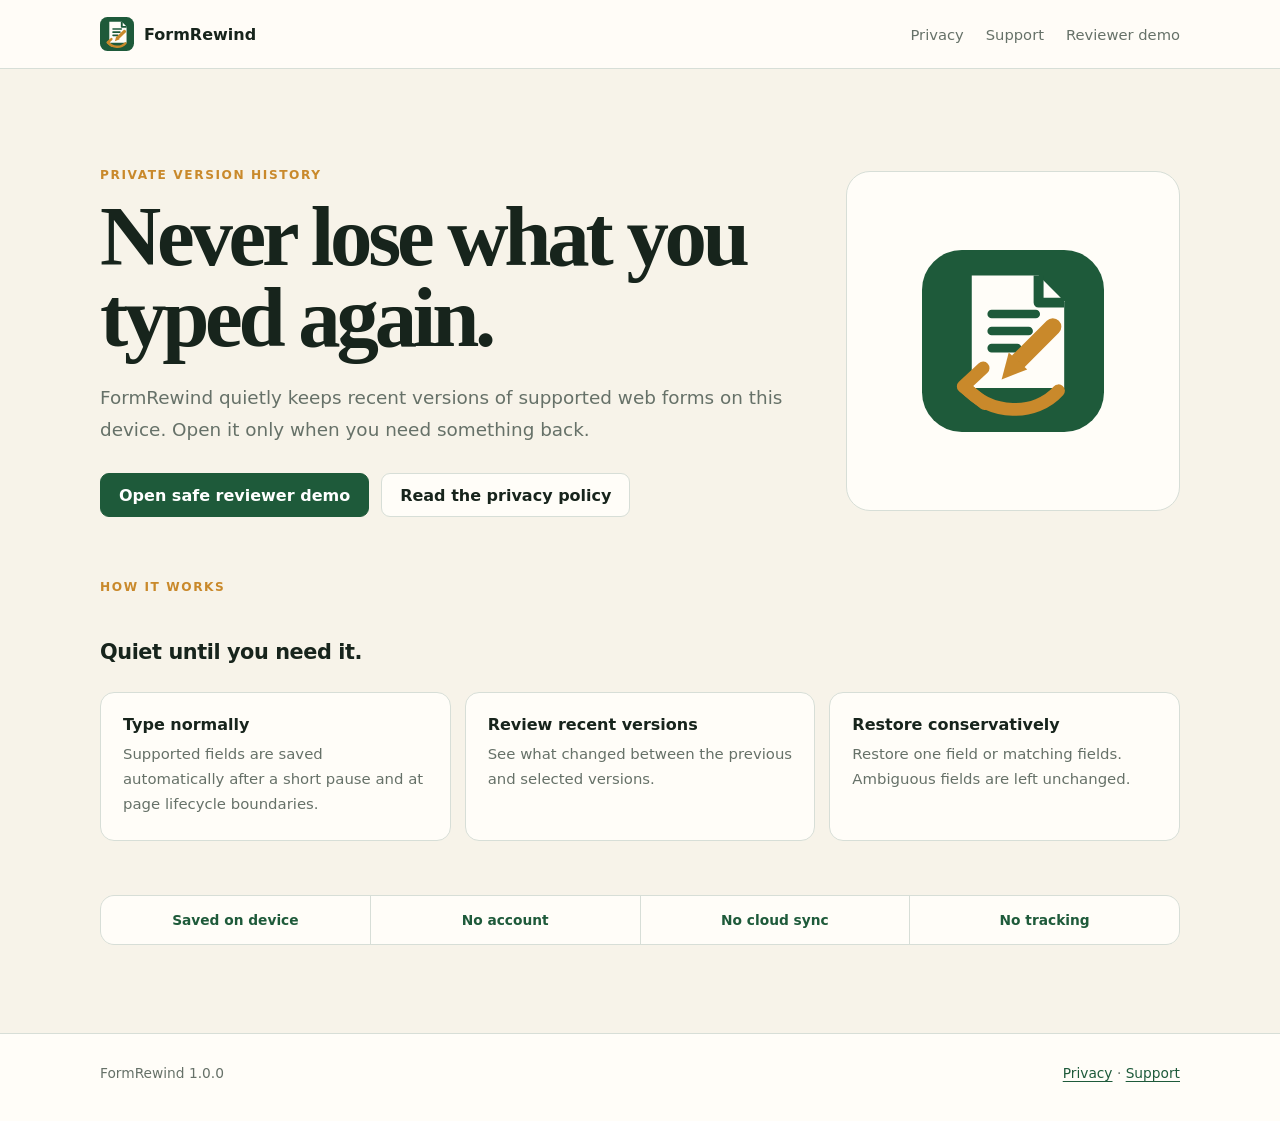
<file: index.html>
<!doctype html>
<html lang="en">
  <head>
    <meta charset="utf-8" />
    <meta name="viewport" content="width=device-width, initial-scale=1" />
    <meta name="description" content="FormRewind keeps private, on-device version history for supported web forms." />
    <title>FormRewind — Private version history for web forms</title>
    <link rel="icon" href="assets/formrewind-icon.svg" type="image/svg+xml" />
    <link rel="stylesheet" href="assets/site.css" />
  </head>
  <body>
    <header class="site-header">
      <nav class="nav" aria-label="Primary navigation">
        <a class="brand" href="./"><img src="assets/formrewind-icon.svg" alt="" />FormRewind</a>
        <div class="nav-links"><a href="privacy/">Privacy</a><a href="support/">Support</a><a href="demo/">Reviewer demo</a></div>
      </nav>
    </header>
    <main class="page">
      <section class="hero">
        <div>
          <p class="eyebrow">Private version history</p>
          <h1>Never lose what you typed again.</h1>
          <p class="lede">FormRewind quietly keeps recent versions of supported web forms on this device. Open it only when you need something back.</p>
          <div class="button-row"><a class="button" href="demo/">Open safe reviewer demo</a><a class="button secondary" href="privacy/">Read the privacy policy</a></div>
        </div>
        <div class="hero-mark" aria-hidden="true"><img src="assets/formrewind-icon.svg" alt="" /></div>
      </section>
      <section aria-labelledby="how-heading">
        <p class="eyebrow">How it works</p>
        <h2 id="how-heading">Quiet until you need it.</h2>
        <div class="feature-grid">
          <article class="card"><h3>Type normally</h3><p>Supported fields are saved automatically after a short pause and at page lifecycle boundaries.</p></article>
          <article class="card"><h3>Review recent versions</h3><p>See what changed between the previous and selected versions.</p></article>
          <article class="card"><h3>Restore conservatively</h3><p>Restore one field or matching fields. Ambiguous fields are left unchanged.</p></article>
        </div>
      </section>
      <div class="trust-strip" aria-label="Privacy summary"><span>Saved on device</span><span>No account</span><span>No cloud sync</span><span>No tracking</span></div>
    </main>
    <footer class="site-footer"><div class="footer-inner"><p>FormRewind 1.0.0</p><p><a href="privacy/">Privacy</a> · <a href="support/">Support</a></p></div></footer>
  </body>
</html>
</file>
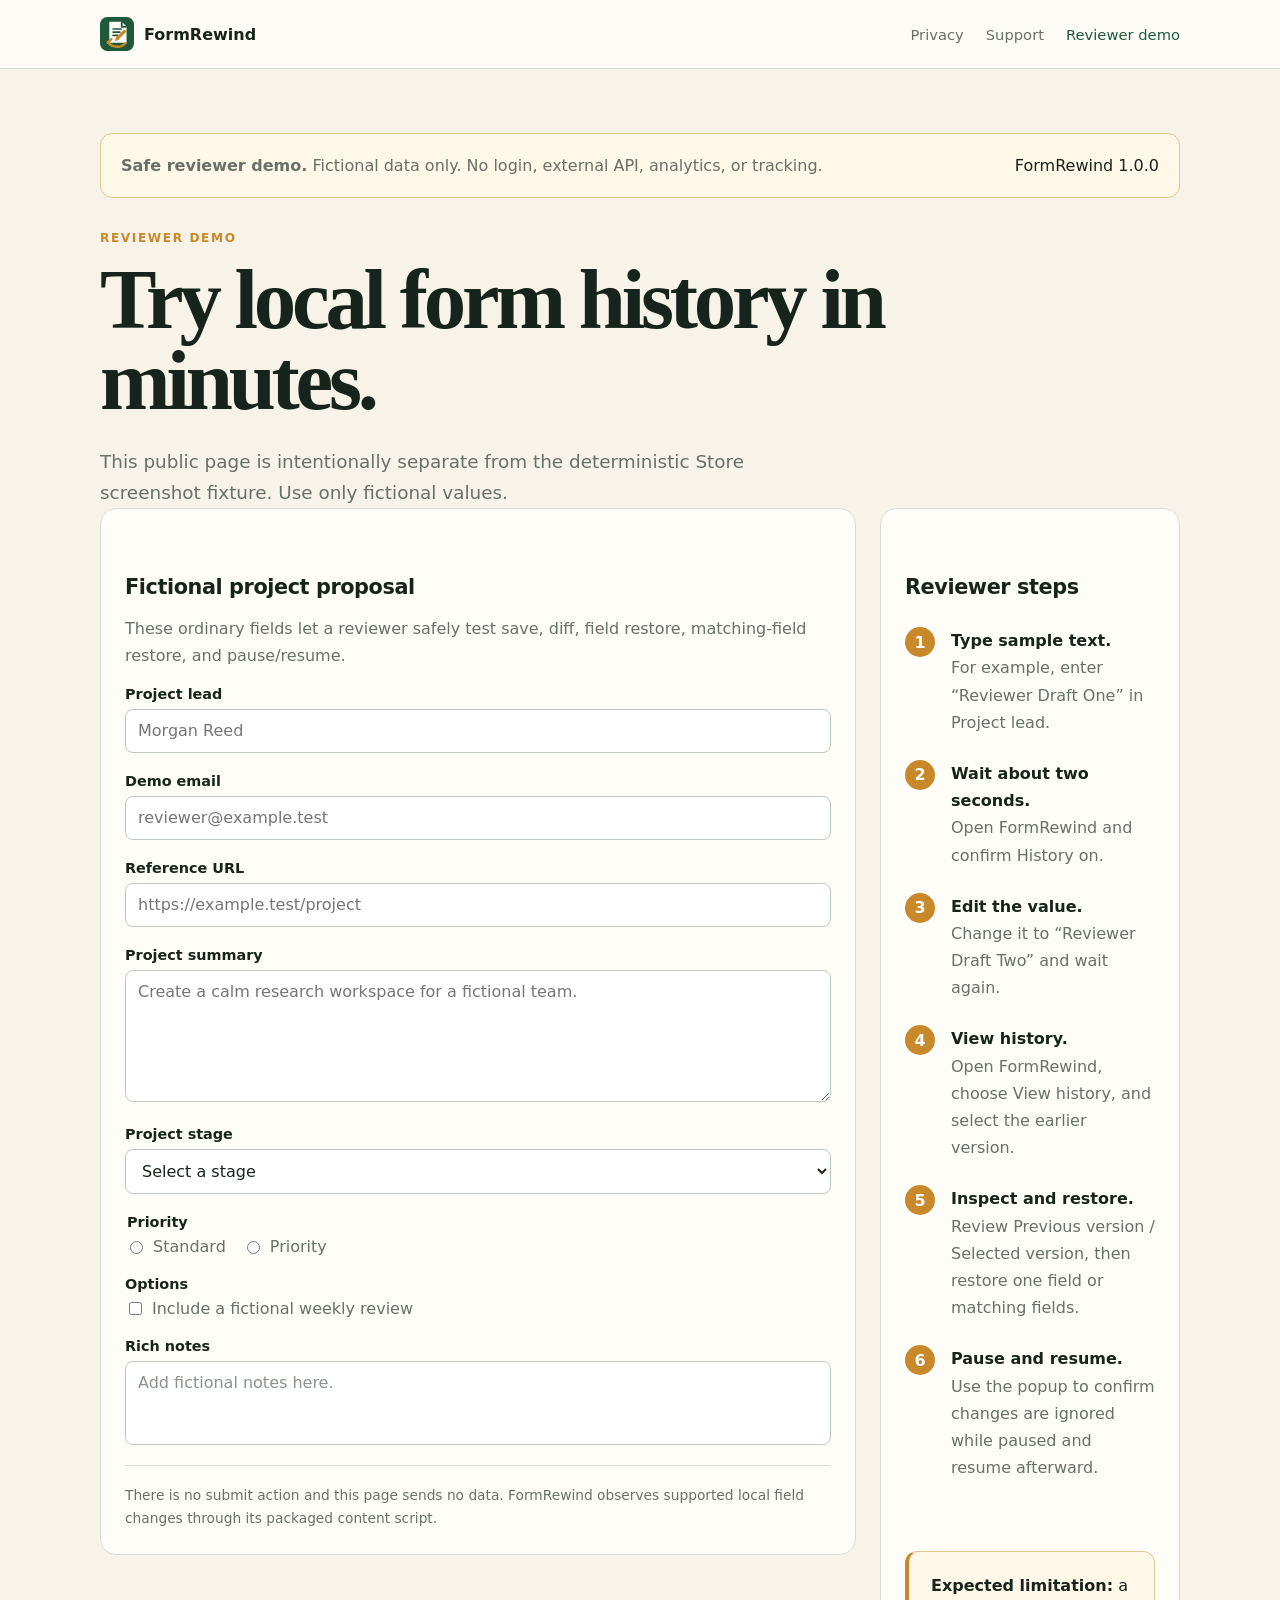
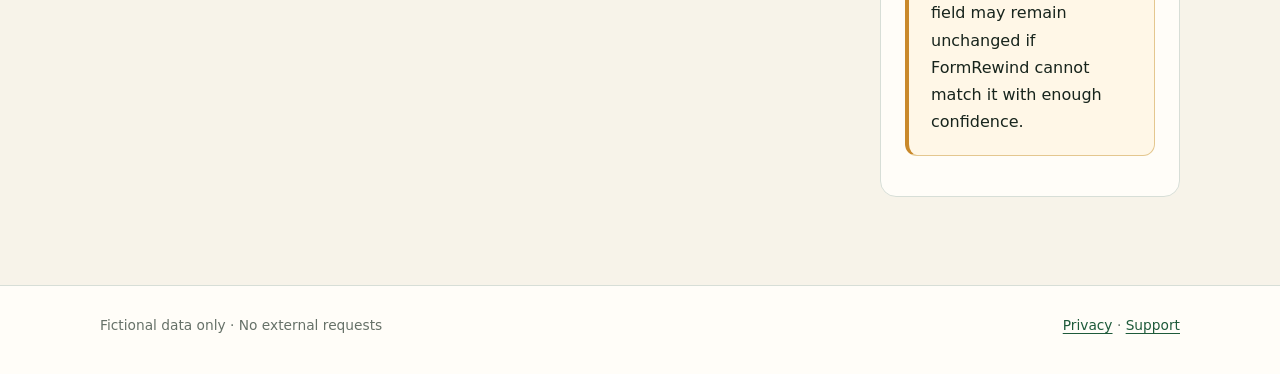
<file: demo/index.html>
<!doctype html>
<html lang="en">
  <head>
    <meta charset="utf-8" />
    <meta name="viewport" content="width=device-width, initial-scale=1" />
    <meta name="description" content="Safe fictional reviewer demo for FormRewind." />
    <title>Reviewer Demo — FormRewind</title>
    <link rel="icon" href="../assets/formrewind-icon.svg" type="image/svg+xml" />
    <link rel="stylesheet" href="../assets/site.css" />
  </head>
  <body>
    <header class="site-header"><nav class="nav" aria-label="Primary navigation"><a class="brand" href="../"><img src="../assets/formrewind-icon.svg" alt="" />FormRewind</a><div class="nav-links"><a href="../privacy/">Privacy</a><a href="../support/">Support</a><a href="./" aria-current="page">Reviewer demo</a></div></nav></header>
    <main class="page">
      <div class="reviewer-banner"><p><strong>Safe reviewer demo.</strong> Fictional data only. No login, external API, analytics, or tracking.</p><span>FormRewind 1.0.0</span></div>
      <p class="eyebrow">Reviewer demo</p><h1>Try local form history in minutes.</h1><p class="lede">This public page is intentionally separate from the deterministic Store screenshot fixture. Use only fictional values.</p>
      <div class="demo-layout">
        <form class="demo-form" aria-label="Fictional project proposal demo">
          <h2>Fictional project proposal</h2>
          <p>These ordinary fields let a reviewer safely test save, diff, field restore, matching-field restore, and pause/resume.</p>
          <div class="field"><label for="reviewer-name">Project lead</label><input id="reviewer-name" name="project_lead" type="text" autocomplete="off" placeholder="Morgan Reed" /></div>
          <div class="field"><label for="reviewer-email">Demo email</label><input id="reviewer-email" name="demo_email" type="email" autocomplete="off" placeholder="reviewer@example.test" /></div>
          <div class="field"><label for="project-link">Reference URL</label><input id="project-link" name="reference_url" type="url" autocomplete="off" placeholder="https://example.test/project" /></div>
          <div class="field"><label for="reviewer-summary">Project summary</label><textarea id="reviewer-summary" name="project_summary" placeholder="Create a calm research workspace for a fictional team."></textarea></div>
          <div class="field"><label for="project-stage">Project stage</label><select id="project-stage" name="project_stage"><option value="">Select a stage</option><option value="draft">Draft</option><option value="review">Review</option><option value="approved">Approved</option></select></div>
          <fieldset class="field"><legend>Priority</legend><div class="choices"><label><input type="radio" name="priority" value="standard" /> Standard</label><label><input type="radio" name="priority" value="priority" /> Priority</label></div></fieldset>
          <div class="field"><span>Options</span><div class="choices"><label><input type="checkbox" name="include_weekly_review" /> Include a fictional weekly review</label></div></div>
          <div class="field"><span id="rich-notes-label">Rich notes</span><div id="rich-notes" name="rich_notes" contenteditable="true" role="textbox" aria-labelledby="rich-notes-label" aria-multiline="true" data-placeholder="Add fictional notes here."></div></div>
          <p class="demo-note">There is no submit action and this page sends no data. FormRewind observes supported local field changes through its packaged content script.</p>
        </form>
        <aside class="demo-guide" aria-labelledby="guide-title">
          <h2 id="guide-title">Reviewer steps</h2>
          <ol class="steps">
            <li><strong>Type sample text.</strong><span>For example, enter “Reviewer Draft One” in Project lead.</span></li>
            <li><strong>Wait about two seconds.</strong><span>Open FormRewind and confirm History on.</span></li>
            <li><strong>Edit the value.</strong><span>Change it to “Reviewer Draft Two” and wait again.</span></li>
            <li><strong>View history.</strong><span>Open FormRewind, choose View history, and select the earlier version.</span></li>
            <li><strong>Inspect and restore.</strong><span>Review Previous version / Selected version, then restore one field or matching fields.</span></li>
            <li><strong>Pause and resume.</strong><span>Use the popup to confirm changes are ignored while paused and resume afterward.</span></li>
          </ol>
          <p class="callout"><strong>Expected limitation:</strong> a field may remain unchanged if FormRewind cannot match it with enough confidence.</p>
        </aside>
      </div>
    </main>
    <footer class="site-footer"><div class="footer-inner"><p>Fictional data only · No external requests</p><p><a href="../privacy/">Privacy</a> · <a href="../support/">Support</a></p></div></footer>
  </body>
</html>
</file>
<file: assets/site.css>
:root {
  color-scheme: light;
  font-family: ui-sans-serif, system-ui, -apple-system, BlinkMacSystemFont, "Segoe UI", sans-serif;
  color: #17241c;
  background: #f7f3e9;
  --forest: #1e5a3a;
  --forest-dark: #16442c;
  --amber: #c9892b;
  --ink: #17241c;
  --muted: #667168;
  --line: #d7ded7;
  --paper: #fffdf8;
  --paper-strong: #ffffff;
  --warm: #fff7e7;
}
* { box-sizing: border-box; }
html { scroll-behavior: smooth; }
body { margin: 0; min-width: 280px; }
a { color: var(--forest); text-underline-offset: 3px; }
button, input, textarea, select { font: inherit; }
.site-header { border-bottom: 1px solid var(--line); background: rgba(255, 253, 248, .96); }
.nav { width: min(1080px, calc(100% - 32px)); margin: 0 auto; min-height: 68px; display: flex; align-items: center; justify-content: space-between; gap: 24px; }
.brand { display: inline-flex; align-items: center; gap: 10px; color: var(--ink); font-weight: 800; text-decoration: none; }
.brand img { width: 34px; height: 34px; }
.nav-links { display: flex; align-items: center; gap: 22px; font-size: .92rem; }
.nav-links a { color: var(--muted); text-decoration: none; }
.nav-links a:hover, .nav-links a[aria-current="page"] { color: var(--forest); }
.page { width: min(1080px, calc(100% - 32px)); margin: 0 auto; padding: 64px 0 88px; }
.article { width: min(800px, 100%); }
.eyebrow { margin: 0 0 10px; color: var(--amber); font-size: .76rem; font-weight: 800; letter-spacing: .13em; text-transform: uppercase; }
h1 { margin: 0; max-width: 900px; font-family: Georgia, "Times New Roman", serif; font-size: clamp(2.6rem, 7vw, 5.3rem); font-weight: 700; letter-spacing: -.05em; line-height: .96; }
.article h1 { font-size: clamp(2.6rem, 7vw, 4.6rem); }
h2 { margin: 42px 0 10px; font-size: 1.3rem; letter-spacing: -.02em; }
h3 { margin: 0 0 8px; font-size: 1rem; }
p, li { color: var(--muted); line-height: 1.7; }
.lede { max-width: 720px; margin: 24px 0 0; font-size: 1.15rem; }
.meta { margin: 16px 0 36px; font-size: .9rem; }
.hero { display: grid; grid-template-columns: minmax(0, 1.35fr) minmax(280px, .65fr); gap: 52px; align-items: center; padding: 32px 0 60px; }
.hero-mark { display: grid; place-items: center; min-height: 340px; border: 1px solid var(--line); border-radius: 24px; background: var(--paper); }
.hero-mark img { width: min(210px, 55%); height: auto; }
.button-row { display: flex; flex-wrap: wrap; gap: 12px; margin-top: 28px; }
.button { display: inline-flex; align-items: center; justify-content: center; min-height: 44px; padding: 0 18px; border: 1px solid var(--forest); border-radius: 9px; background: var(--forest); color: white; font-weight: 750; text-decoration: none; }
.button.secondary { border-color: var(--line); background: var(--paper); color: var(--ink); }
.feature-grid, .privacy-grid { display: grid; grid-template-columns: repeat(3, minmax(0, 1fr)); gap: 14px; margin-top: 28px; }
.card { padding: 22px; border: 1px solid var(--line); border-radius: 14px; background: var(--paper); }
.card p { margin: 0; font-size: .93rem; }
.trust-strip { display: grid; grid-template-columns: repeat(4, minmax(0, 1fr)); gap: 1px; margin-top: 54px; overflow: hidden; border: 1px solid var(--line); border-radius: 14px; background: var(--line); }
.trust-strip span { padding: 16px; background: var(--paper); color: var(--forest); font-size: .86rem; font-weight: 750; text-align: center; }
.callout { padding: 20px 22px; border: 1px solid #e4c78f; border-left: 4px solid var(--amber); border-radius: 12px; background: var(--warm); color: var(--ink); }
.privacy-grid { grid-template-columns: repeat(2, minmax(0, 1fr)); }
.privacy-grid strong, .privacy-grid span { display: block; }
.privacy-grid strong { color: var(--forest); }
.privacy-grid span { margin-top: 7px; color: var(--muted); font-size: .9rem; line-height: 1.55; }
code { padding: .12em .35em; border: 1px solid var(--line); border-radius: 5px; background: var(--paper); color: var(--ink); }
.placeholder-note { padding: 12px 14px; border: 1px dashed var(--amber); border-radius: 8px; color: #76531d; font-size: .9rem; }
.steps { margin: 28px 0 46px; padding: 0; list-style: none; counter-reset: steps; }
.steps li { position: relative; margin: 0; padding: 0 0 24px 46px; counter-increment: steps; }
.steps li::before { content: counter(steps); position: absolute; left: 0; top: 0; display: grid; place-items: center; width: 30px; height: 30px; border-radius: 50%; background: var(--amber); color: #fff; font-weight: 800; }
.steps strong { display: block; color: var(--ink); }
.reviewer-banner { display: flex; justify-content: space-between; gap: 18px; align-items: center; margin-bottom: 30px; padding: 18px 20px; border: 1px solid #e4c78f; border-radius: 12px; background: var(--warm); }
.reviewer-banner p { margin: 0; }
.demo-layout { display: grid; grid-template-columns: minmax(0, 1fr) 300px; gap: 24px; align-items: start; }
.demo-form, .demo-guide { padding: 24px; border: 1px solid var(--line); border-radius: 16px; background: var(--paper); }
.demo-guide { position: sticky; top: 20px; }
.field { margin-bottom: 20px; }
.field[role="group"], fieldset.field { margin-inline: 0; padding: 0; border: 0; }
.field legend { margin-bottom: 7px; color: var(--ink); font-size: .9rem; font-weight: 700; }
.field > label, .field > span { display: block; margin-bottom: 7px; color: var(--ink); font-size: .9rem; font-weight: 700; }
input[type="text"], input[type="email"], input[type="url"], textarea, select, [contenteditable="true"] { width: 100%; min-height: 44px; padding: 11px 12px; border: 1px solid #bfc8c0; border-radius: 8px; background: var(--paper-strong); color: var(--ink); }
textarea { min-height: 132px; resize: vertical; }
[contenteditable="true"] { min-height: 84px; }
[contenteditable="true"]:empty::before { color: #8a938c; content: attr(data-placeholder); }
input:focus, textarea:focus, select:focus, [contenteditable="true"]:focus { outline: 3px solid rgba(201, 137, 43, .22); border-color: var(--amber); }
.choices { display: flex; flex-wrap: wrap; gap: 16px; }
.choices label { display: inline-flex; align-items: center; gap: 7px; color: var(--muted); }
.demo-note { margin: 20px 0 0; padding-top: 18px; border-top: 1px solid var(--line); font-size: .86rem; }
.site-footer { border-top: 1px solid var(--line); background: var(--paper); }
.footer-inner { width: min(1080px, calc(100% - 32px)); margin: 0 auto; padding: 28px 0 36px; display: flex; justify-content: space-between; gap: 24px; color: var(--muted); font-size: .86rem; }
.footer-inner p { margin: 0; }
@media (max-width: 820px) { .hero, .demo-layout { grid-template-columns: 1fr; } .hero-mark { min-height: 240px; } .feature-grid { grid-template-columns: 1fr; } .demo-guide { position: static; } }
@media (max-width: 640px) { .nav { align-items: flex-start; flex-direction: column; padding: 16px 0; } .nav-links { flex-wrap: wrap; gap: 12px 18px; } .page { padding-top: 44px; } .privacy-grid, .trust-strip { grid-template-columns: 1fr; } .reviewer-banner, .footer-inner { align-items: flex-start; flex-direction: column; } }
</file>
